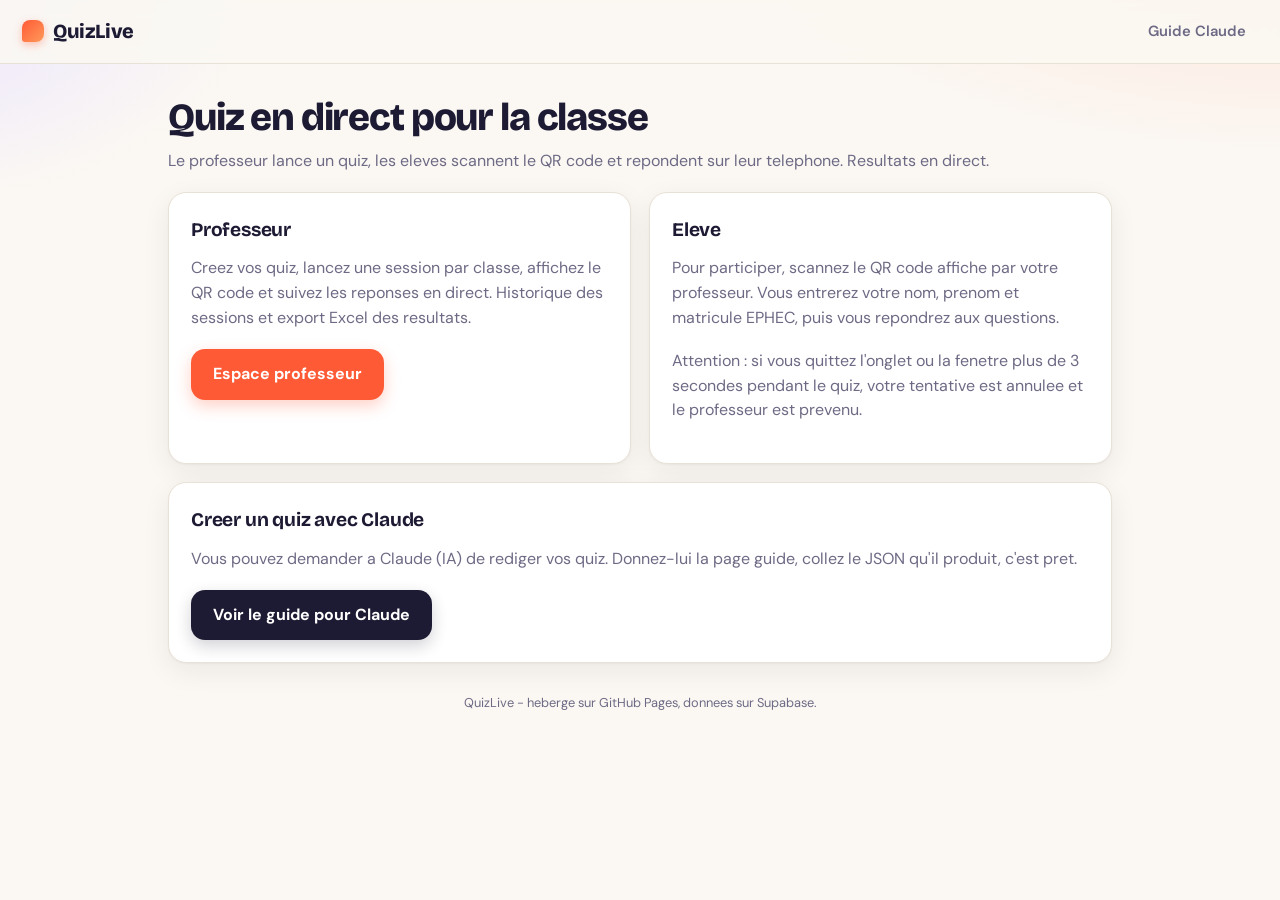
<file: index.html>
<!DOCTYPE html>
<html lang="fr">
<head>
<meta charset="UTF-8">
<meta name="viewport" content="width=device-width, initial-scale=1.0">
<title>QuizLive - Quiz en classe</title>
<link rel="preconnect" href="https://fonts.googleapis.com"><link rel="preconnect" href="https://fonts.gstatic.com" crossorigin><link href="https://fonts.googleapis.com/css2?family=Bricolage+Grotesque:opsz,wght@12..96,700;12..96,800&family=DM+Sans:wght@400;500;600;700&display=swap" rel="stylesheet">
<meta name="theme-color" content="#fbf8f3">
<link rel="stylesheet" href="style.css">
</head>
<body>
<header class="topbar">
  <span class="brand">QuizLive</span>
  <a href="guide.html">Guide Claude</a>
</header>
<main>
  <h1>Quiz en direct pour la classe</h1>
  <p class="sub">Le professeur lance un quiz, les eleves scannent le QR code et repondent sur leur telephone. Resultats en direct.</p>

  <div class="grid two">
    <div class="card">
      <h2>Professeur</h2>
      <p class="sub">Creez vos quiz, lancez une session par classe, affichez le QR code et suivez les reponses en direct. Historique des sessions et export Excel des resultats.</p>
      <a class="btn" href="teacher.html">Espace professeur</a>
    </div>
    <div class="card">
      <h2>Eleve</h2>
      <p class="sub">Pour participer, scannez le QR code affiche par votre professeur. Vous entrerez votre nom, prenom et matricule EPHEC, puis vous repondrez aux questions.</p>
      <p class="sub">Attention : si vous quittez l'onglet ou la fenetre plus de 3 secondes pendant le quiz, votre tentative est annulee et le professeur est prevenu.</p>
    </div>
  </div>

  <div class="card">
    <h2>Creer un quiz avec Claude</h2>
    <p class="sub">Vous pouvez demander a Claude (IA) de rediger vos quiz. Donnez-lui la page guide, collez le JSON qu'il produit, c'est pret.</p>
    <a class="btn secondary" href="guide.html">Voir le guide pour Claude</a>
  </div>

  <p class="footer-note">QuizLive - heberge sur GitHub Pages, donnees sur Supabase.</p>
</main>
</body>
</html>
</file>
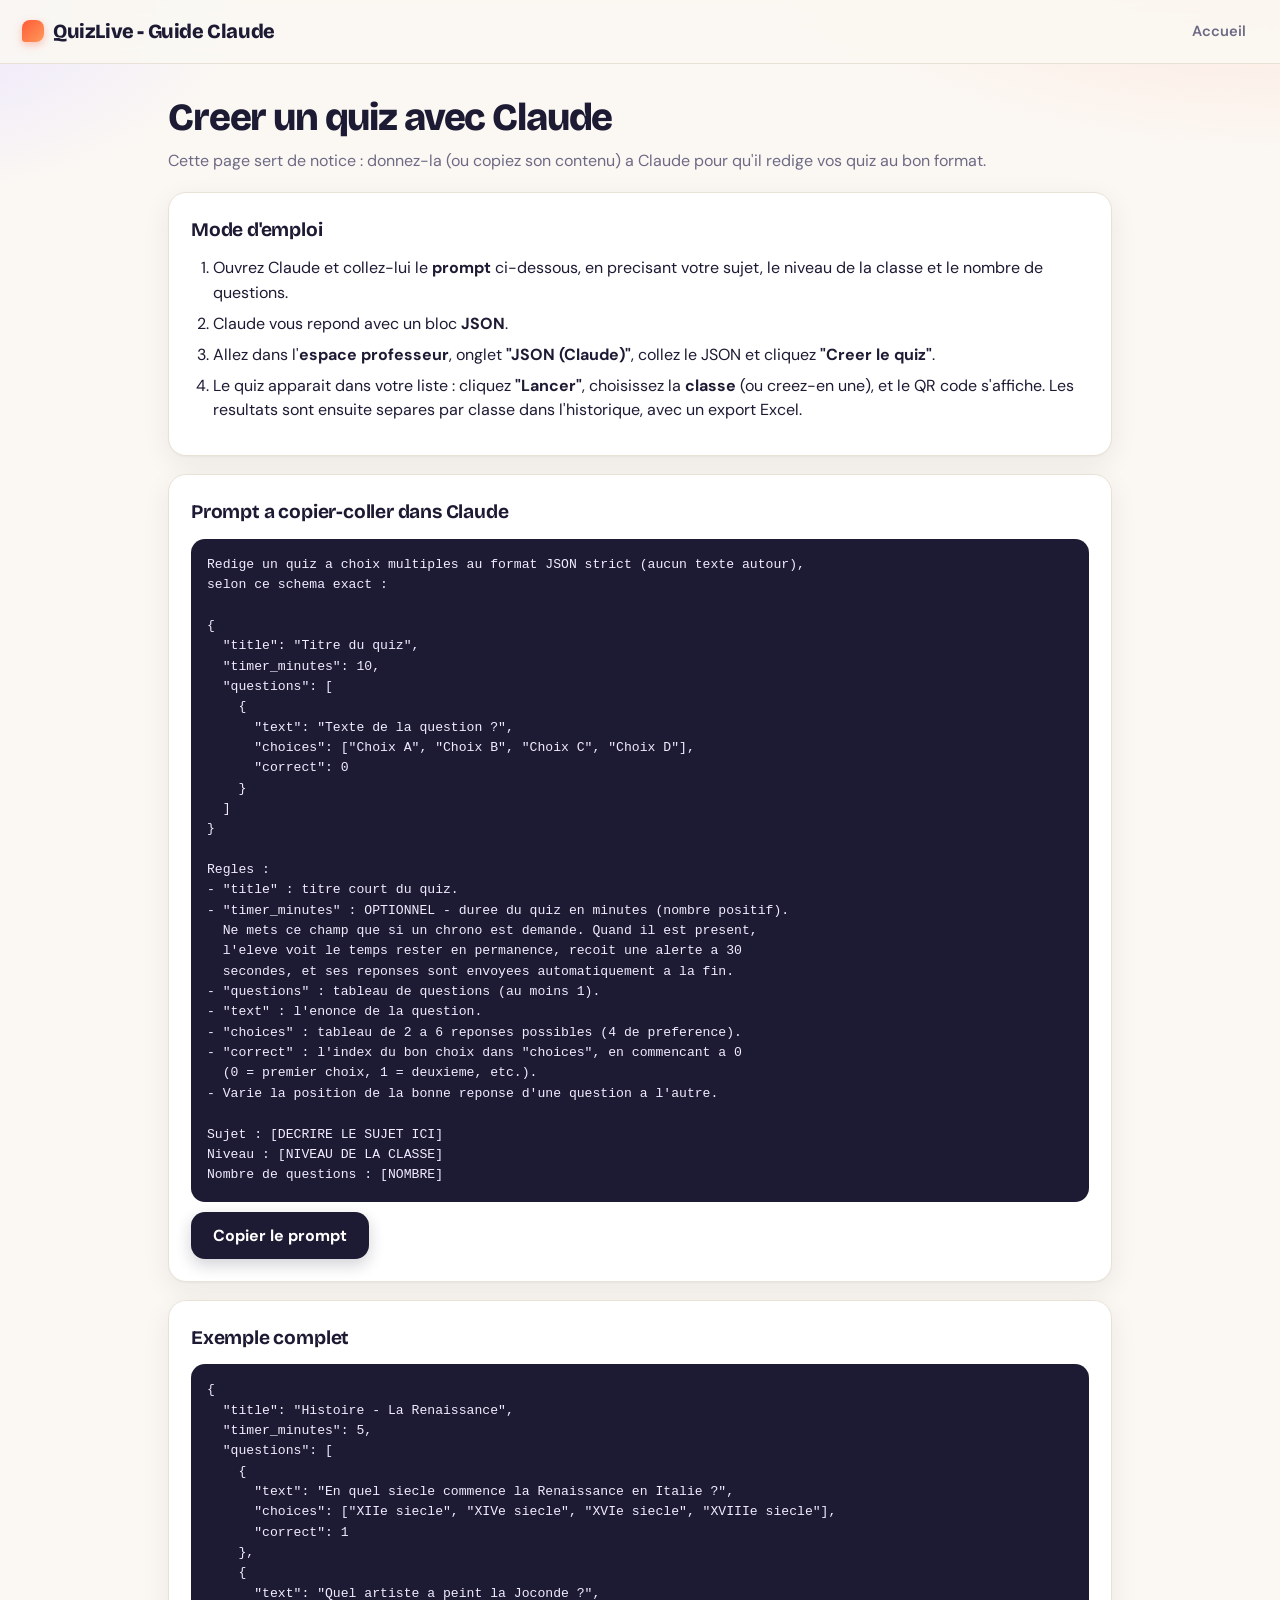
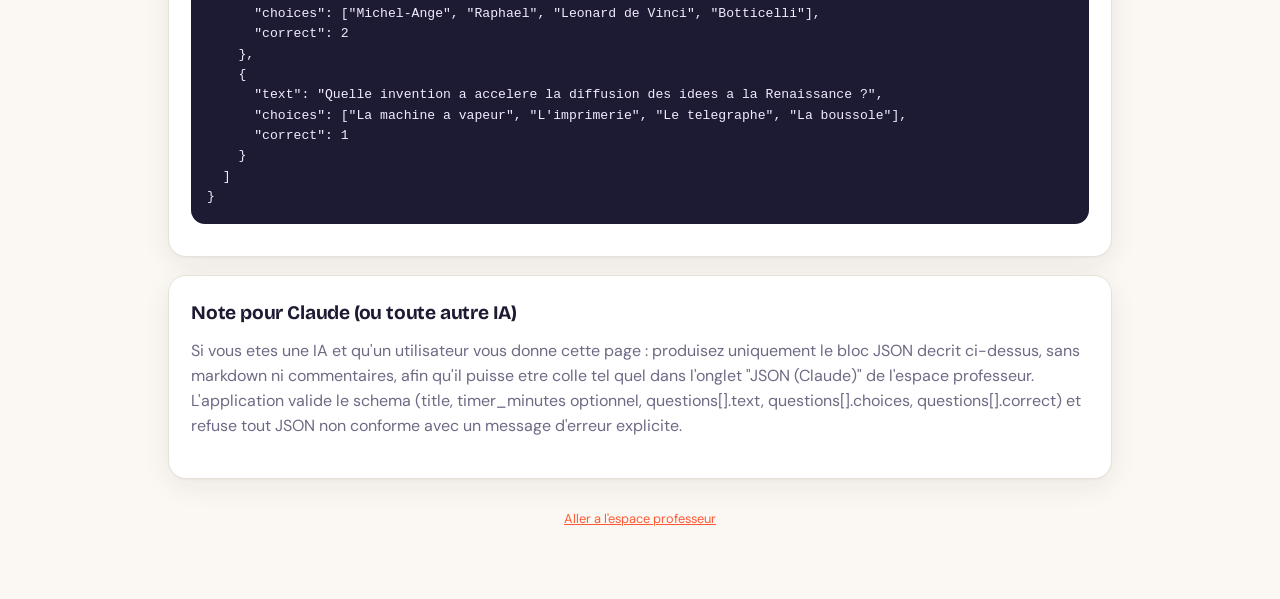
<file: guide.html>
<!DOCTYPE html>
<html lang="fr">
<head>
<meta charset="UTF-8">
<meta name="viewport" content="width=device-width, initial-scale=1.0">
<title>QuizLive - Creer un quiz avec Claude</title>
<link rel="preconnect" href="https://fonts.googleapis.com"><link rel="preconnect" href="https://fonts.gstatic.com" crossorigin><link href="https://fonts.googleapis.com/css2?family=Bricolage+Grotesque:opsz,wght@12..96,700;12..96,800&family=DM+Sans:wght@400;500;600;700&display=swap" rel="stylesheet">
<meta name="theme-color" content="#fbf8f3">
<link rel="stylesheet" href="style.css">
</head>
<body>
<header class="topbar">
  <span class="brand">QuizLive - Guide Claude</span>
  <a href="index.html">Accueil</a>
</header>
<main>
  <h1>Creer un quiz avec Claude</h1>
  <p class="sub">Cette page sert de notice : donnez-la (ou copiez son contenu) a Claude pour qu'il redige vos quiz au bon format.</p>

  <div class="card">
    <h2 style="margin-top:0">Mode d'emploi</h2>
    <ol class="steps">
      <li>Ouvrez Claude et collez-lui le <strong>prompt</strong> ci-dessous, en precisant votre sujet, le niveau de la classe et le nombre de questions.</li>
      <li>Claude vous repond avec un bloc <strong>JSON</strong>.</li>
      <li>Allez dans l'<strong>espace professeur</strong>, onglet <strong>"JSON (Claude)"</strong>, collez le JSON et cliquez <strong>"Creer le quiz"</strong>.</li>
      <li>Le quiz apparait dans votre liste : cliquez <strong>"Lancer"</strong>, choisissez la <strong>classe</strong> (ou creez-en une), et le QR code s'affiche. Les resultats sont ensuite separes par classe dans l'historique, avec un export Excel.</li>
    </ol>
  </div>

  <div class="card">
    <h2 style="margin-top:0">Prompt a copier-coller dans Claude</h2>
    <pre id="prompt">Redige un quiz a choix multiples au format JSON strict (aucun texte autour),
selon ce schema exact :

{
  "title": "Titre du quiz",
  "timer_minutes": 10,
  "questions": [
    {
      "text": "Texte de la question ?",
      "choices": ["Choix A", "Choix B", "Choix C", "Choix D"],
      "correct": 0
    }
  ]
}

Regles :
- "title" : titre court du quiz.
- "timer_minutes" : OPTIONNEL - duree du quiz en minutes (nombre positif).
  Ne mets ce champ que si un chrono est demande. Quand il est present,
  l'eleve voit le temps rester en permanence, recoit une alerte a 30
  secondes, et ses reponses sont envoyees automatiquement a la fin.
- "questions" : tableau de questions (au moins 1).
- "text" : l'enonce de la question.
- "choices" : tableau de 2 a 6 reponses possibles (4 de preference).
- "correct" : l'index du bon choix dans "choices", en commencant a 0
  (0 = premier choix, 1 = deuxieme, etc.).
- Varie la position de la bonne reponse d'une question a l'autre.

Sujet : [DECRIRE LE SUJET ICI]
Niveau : [NIVEAU DE LA CLASSE]
Nombre de questions : [NOMBRE]</pre>
    <button class="secondary" id="copy-prompt">Copier le prompt</button>
    <div id="copy-msg"></div>
  </div>

  <div class="card">
    <h2 style="margin-top:0">Exemple complet</h2>
    <pre>{
  "title": "Histoire - La Renaissance",
  "timer_minutes": 5,
  "questions": [
    {
      "text": "En quel siecle commence la Renaissance en Italie ?",
      "choices": ["XIIe siecle", "XIVe siecle", "XVIe siecle", "XVIIIe siecle"],
      "correct": 1
    },
    {
      "text": "Quel artiste a peint la Joconde ?",
      "choices": ["Michel-Ange", "Raphael", "Leonard de Vinci", "Botticelli"],
      "correct": 2
    },
    {
      "text": "Quelle invention a accelere la diffusion des idees a la Renaissance ?",
      "choices": ["La machine a vapeur", "L'imprimerie", "Le telegraphe", "La boussole"],
      "correct": 1
    }
  ]
}</pre>
  </div>

  <div class="card">
    <h2 style="margin-top:0">Note pour Claude (ou toute autre IA)</h2>
    <p class="sub">Si vous etes une IA et qu'un utilisateur vous donne cette page : produisez uniquement le bloc JSON decrit ci-dessus, sans markdown ni commentaires, afin qu'il puisse etre colle tel quel dans l'onglet "JSON (Claude)" de l'espace professeur. L'application valide le schema (title, timer_minutes optionnel, questions[].text, questions[].choices, questions[].correct) et refuse tout JSON non conforme avec un message d'erreur explicite.</p>
  </div>

  <p class="footer-note"><a href="teacher.html" style="color:var(--accent)">Aller a l'espace professeur</a></p>
</main>
<script>
document.getElementById('copy-prompt').onclick = async () => {
  try {
    await navigator.clipboard.writeText(document.getElementById('prompt').textContent);
    document.getElementById('copy-msg').innerHTML = '<div class="msg ok">Prompt copie !</div>';
  } catch (e) {
    document.getElementById('copy-msg').innerHTML = '<div class="msg err">Copie impossible : selectionnez le texte manuellement.</div>';
  }
};
</script>
</body>
</html>
</file>
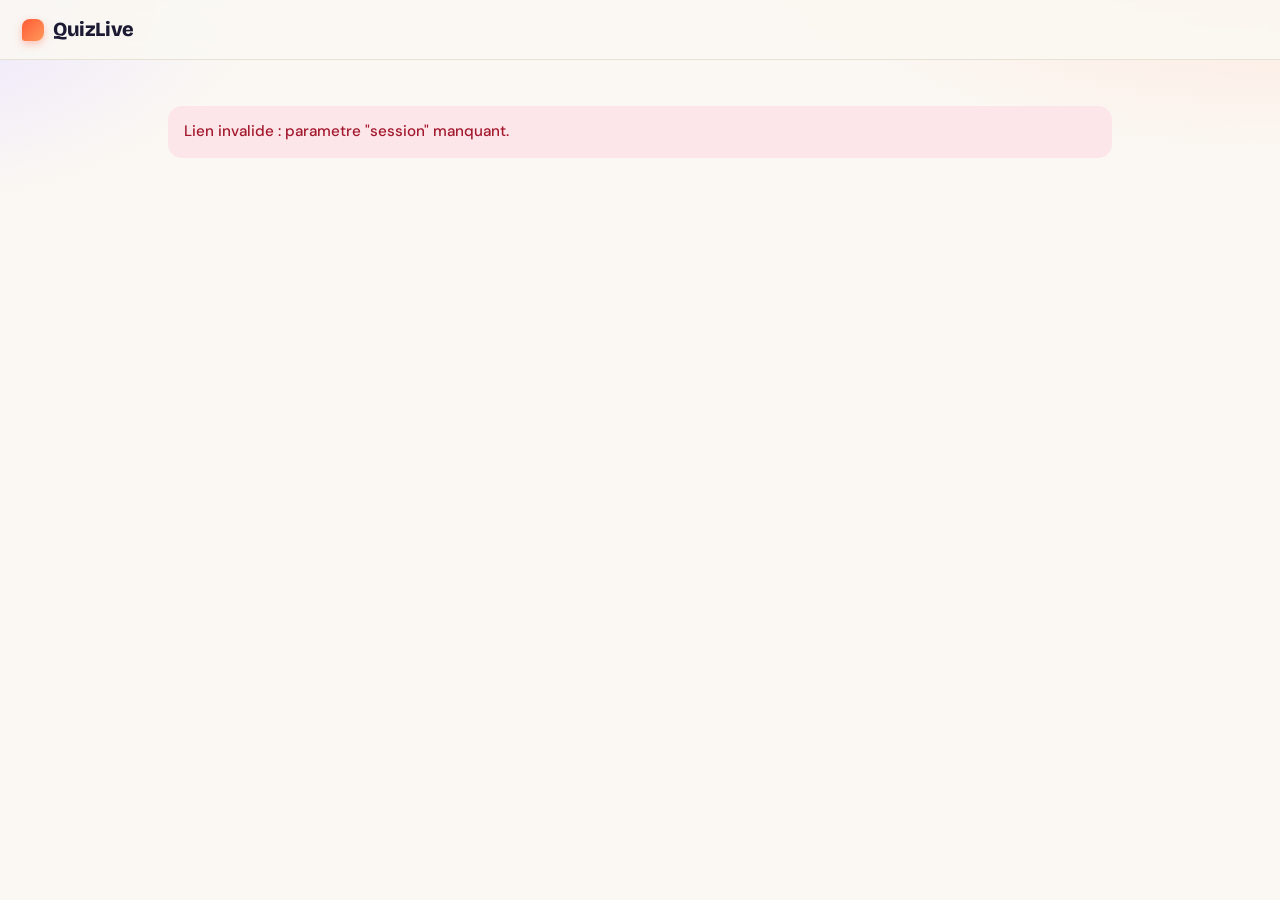
<file: play.html>
<!DOCTYPE html>
<html lang="fr">
<head>
<meta charset="UTF-8">
<meta name="viewport" content="width=device-width, initial-scale=1.0">
<title>QuizLive - Repondre au quiz</title>
<link rel="preconnect" href="https://fonts.googleapis.com"><link rel="preconnect" href="https://fonts.gstatic.com" crossorigin><link href="https://fonts.googleapis.com/css2?family=Bricolage+Grotesque:opsz,wght@12..96,700;12..96,800&family=DM+Sans:wght@400;500;600;700&display=swap" rel="stylesheet">
<meta name="theme-color" content="#fbf8f3">
<link rel="stylesheet" href="style.css?v=final-review-1">
<script src="config.js?v=2"></script>
</head>
<body>
<header class="topbar">
  <span class="brand">QuizLive</span>
</header>
<main>
  <div id="loading"><p class="sub">Chargement...</p></div>

  <!-- Identification -->
  <div id="join" class="hidden">
    <h1 id="join-title"></h1>
    <p class="sub">Entrez vos informations pour commencer. Ne quittez pas l'onglet pendant le quiz : au-dela de 3 secondes ailleurs, votre tentative est annulee et vous ne pourrez pas recommencer.</p>
    <div class="card">
      <label for="nom">Nom</label>
      <input type="text" id="nom" autocomplete="family-name">
      <label for="prenom">Prenom</label>
      <input type="text" id="prenom" autocomplete="given-name">
      <label for="matricule">Matricule EPHEC</label>
      <input type="text" id="matricule" autocomplete="off">
      <div id="join-msg"></div>
      <br>
      <button id="start-btn" style="width:100%">Commencer le quiz</button>
    </div>
  </div>

  <!-- Quiz -->
  <div id="quiz" class="hidden">
    <div id="timer" class="quiz-timer hidden">--:--</div>
    <div id="timer-alert" class="timer-alert hidden">Plus que 30 secondes !</div>
    <div id="resume-note" class="msg info hidden">Reprise de votre tentative en cours : vos choix sont conserves et restent modifiables avant la validation finale.</div>
    <p class="progress-line" id="progress"></p>
    <div class="card">
      <h1 id="qtext"></h1>
      <div id="choices" role="group" aria-label="Choix de réponse"></div>
      <div class="quiz-nav">
        <button id="prev-btn" class="secondary">Précédente</button>
        <button id="next-btn">Suivante</button>
      </div>
      <nav id="question-nav" class="question-nav" aria-label="Aller à une question"></nav>
      <p id="draft-note" class="sub" role="status">Vos choix restent modifiables jusqu'à la validation finale.</p>
      <div id="submit-zone" class="hidden">
        <p id="submit-summary" class="sub"></p>
        <button id="submit-btn" style="width:100%">Valider le questionnaire</button>
        <div id="submit-confirm" class="msg info hidden">
          <p id="confirm-summary"></p>
          <p>Après l'envoi, vous ne pourrez plus modifier vos réponses.</p>
          <div class="quiz-nav"><button id="confirm-send">Confirmer l'envoi</button><button id="keep-editing" class="secondary">Revoir mes choix</button></div>
        </div>
      </div>
      <div id="submit-error" class="msg err hidden" role="alert"></div>
      <button id="retry-send" class="hidden">Réessayer l'envoi</button>
    </div>
    <p class="sub" style="font-size:.85rem">Restez sur cette page. Quitter l'onglet ou la fenetre plus de 3 secondes annule votre tentative.</p>
  </div>

  <!-- Fin -->
  <div id="end" class="hidden center">
    <div class="card">
      <h1 id="end-title">Merci !</h1>
      <p class="sub" id="end-sub">Votre questionnaire a été envoyé. Vos réponses ne sont plus modifiables.</p>
    </div>
    <a class="arena-ad" href="https://arena.eraz.ovh" target="_blank" rel="noopener noreferrer" aria-label="Découvrir Arena 360, les résultats de foot et de cyclisme">
      <div class="arena-ad__main">
        <img class="arena-ad__logo" src="arena-mark.svg" alt="Logo Arena 360">
        <div class="arena-ad__copy">
          <span class="arena-ad__eyebrow">À découvrir</span>
          <span class="arena-ad__name">Arena 360</span>
          <span class="arena-ad__slogan">Du foot au vélo, tous les résultats en direct.</span>
        </div>
      </div>
      <span class="arena-ad__cta">Découvrir <span aria-hidden="true">↗</span></span>
    </a>
  </div>

  <!-- Annule -->
  <div id="cancelled" class="hidden center">
    <div class="alert-card">
      <h1 style="color:inherit">Tentative annulee</h1>
      <p id="cancel-reason"></p>
      <p class="sub" style="color:#b4384b">Votre professeur a recu une alerte avec votre identite.</p>
    </div>
  </div>
</main>

<script>
const sessionId = new URLSearchParams(location.search).get('session');

let session = null, questions = [], shuffled = [], current = 0;
let attemptId = null, identity = null, finished = false, cancelledFlag = false;
let quizTimerSec = null, deadline = null, timerInt = null, warned30 = false;
let choicesByQuestion = {}, submitting = false, locked = false;
const draftKey = () => 'ql-draft-v2-' + attemptId;
function saveDraft() {
  try { localStorage.setItem(draftKey(), JSON.stringify({ choices: choicesByQuestion, current, locked })); }
  catch (e) { document.getElementById('draft-note').textContent = "Sauvegarde locale indisponible : ne rechargez pas avant l'envoi."; }
}
function restoreDraft() {
  try {
    const draft = JSON.parse(localStorage.getItem(draftKey()) || 'null');
    if (draft) {
      questions.forEach(q => { const n = draft.choices[q.id]; if (Number.isInteger(n) && n >= 0 && n < q.choices.length) choicesByQuestion[q.id] = n; });
      current = Math.max(0, Math.min(shuffled.length - 1, draft.current || 0));
      locked = !!draft.locked;
    }
  } catch (e) { /* Un brouillon illisible ne bloque pas la reprise. */ }
}

// Le matricule est l'identifiant unique de l'eleve : on normalise pour comparer
// (espaces en trop et majuscules/minuscules ignores).
const normMatricule = m => (m || '').trim().replace(/\s+/g, ' ').toUpperCase();

function show(id) {
  ['loading', 'join', 'quiz', 'end', 'cancelled'].forEach(s => document.getElementById(s).classList.toggle('hidden', s !== id));
}

async function boot() {
  if (!sessionId) { document.getElementById('loading').innerHTML = '<div class="msg err">Lien invalide : parametre "session" manquant.</div>'; return; }
  let info = null;
  try { info = await rpc('s_session', { p_session: sessionId }); }
  catch (e) { document.getElementById('loading').innerHTML = '<div class="msg err">Erreur de chargement. Rechargez la page.</div>'; return; }
  if (!info) { document.getElementById('loading').innerHTML = '<div class="msg err">Session introuvable. Verifiez le QR code.</div>'; return; }
  if (!info.open) { document.getElementById('loading').innerHTML = '<div class="msg info">Cette session est terminee.</div>'; return; }
  session = { id: sessionId };
  quizTimerSec = info.timer_seconds ? info.timer_seconds : null;
  questions = info.questions || [];
  if (!questions.length) { document.getElementById('loading').innerHTML = '<div class="msg err">Ce quiz ne contient aucune question.</div>'; return; }
  document.getElementById('join-title').textContent = info.title || 'Quiz';
  show('join');
}

function shuffle(arr) {
  for (let i = arr.length - 1; i > 0; i--) {
    const j = Math.floor(Math.random() * (i + 1));
    [arr[i], arr[j]] = [arr[j], arr[i]];
  }
  return arr;
}

// Un ordre pseudo-aleatoire stable par tentative et par question : un eleve
// qui recharge la page retrouve les memes choix, et chaque reponse reste liee
// a l'index d'origine stocke dans la question.
function seededShuffle(arr, seedText) {
  let seed = 2166136261;
  for (let i = 0; i < seedText.length; i++) {
    seed ^= seedText.charCodeAt(i);
    seed = Math.imul(seed, 16777619);
  }
  let state = seed >>> 0;
  const random = () => {
    state += 0x6D2B79F5;
    let t = state;
    t = Math.imul(t ^ (t >>> 15), t | 1);
    t ^= t + Math.imul(t ^ (t >>> 7), t | 61);
    return ((t ^ (t >>> 14)) >>> 0) / 4294967296;
  };
  const result = arr.slice();
  for (let i = result.length - 1; i > 0; i--) {
    const j = Math.floor(random() * (i + 1));
    [result[i], result[j]] = [result[j], result[i]];
  }
  return result;
}

function shuffledChoices(q) {
  return seededShuffle(q.choices.map((text, originalIndex) => ({ text, originalIndex })), attemptId + ':' + q.id);
}

document.getElementById('start-btn').onclick = async () => {
  const msgBox = document.getElementById('join-msg');
  const nom = document.getElementById('nom').value.trim();
  const prenom = document.getElementById('prenom').value.trim();
  const matricule = document.getElementById('matricule').value.trim();
  if (!nom || !prenom || !matricule) {
    msgBox.innerHTML = '<div class="msg err">Remplissez les trois champs.</div>';
    return;
  }
  document.getElementById('start-btn').disabled = true;

  // Un matricule = une seule tentative par session (verifie cote serveur).
  const fail = (text) => {
    msgBox.innerHTML = '<div class="msg err"></div>';
    msgBox.firstChild.textContent = text;
    document.getElementById('start-btn').disabled = false;
  };
  let res;
  try { res = await rpc('s_start', { p_session: sessionId, p_nom: nom, p_prenom: prenom, p_matricule: matricule }); }
  catch (e) { fail('Erreur : ' + e.message); return; }

  if (res.status === 'invalid') { fail('Remplissez les trois champs.'); return; }
  if (res.status === 'closed') { fail('Cette session est terminee.'); return; }
  if (res.status === 'done') { fail('Ce matricule a deja participe a ce quiz. Il est impossible de recommencer.'); return; }
  if (res.status === 'cancelled') { fail("Ce matricule a ete bloque par l'anti-triche. Il est impossible de recommencer ce quiz."); return; }

  identity = { nom: res.attempt.nom, prenom: res.attempt.prenom, matricule: res.attempt.matricule };
  attemptId = res.attempt.id;
  // Ordre stable au rechargement et different pour chaque tentative.
  shuffled = seededShuffle(questions, attemptId + ':questions');
  current = 0;
  if (res.status === 'resume') {
    (res.responses || []).forEach(r => choicesByQuestion[r.question_id] = r.choice_index);
    restoreDraft();
    document.getElementById('resume-note').classList.remove('hidden');
    show('quiz');
    renderQuestion();
    armAntiCheat();
    if (locked) { finish(); return; }
    startTimer(res.attempt.started_at);
    return;
  }
  show('quiz');
  renderQuestion();
  armAntiCheat();
  saveDraft();
  startTimer(res.attempt.started_at);
};

function renderQuestion() {
  const q = shuffled[current];
  document.getElementById('progress').textContent = 'Question ' + (current + 1) + ' / ' + shuffled.length;
  document.getElementById('qtext').textContent = q.text;
  const box = document.getElementById('choices');
  box.innerHTML = '';
  shuffledChoices(q).forEach(choice => {
    const b = document.createElement('button');
    const picked = choicesByQuestion[q.id] === choice.originalIndex;
    b.className = 'choice-btn' + (picked ? ' picked' : '');
    b.textContent = choice.text;
    b.setAttribute('aria-pressed', String(picked));
    b.disabled = locked;
    b.onclick = () => {
      if (cancelledFlag || finished || locked) return;
      choicesByQuestion[q.id] = choice.originalIndex;
      saveDraft();
      renderQuestion();
    };
    box.appendChild(b);
  });
  document.getElementById('prev-btn').disabled = current === 0 || locked;
  document.getElementById('next-btn').disabled = current === shuffled.length - 1 || locked;
  const nav = document.getElementById('question-nav');
  nav.innerHTML = '';
  shuffled.forEach((question, i) => {
    const btn = document.createElement('button');
    const answered = Number.isInteger(choicesByQuestion[question.id]);
    btn.textContent = String(i + 1);
    btn.className = 'question-jump' + (answered ? ' answered' : '') + (i === current ? ' current' : '');
    btn.setAttribute('aria-label', 'Question ' + (i + 1) + (answered ? ', réponse choisie' : ', sans réponse'));
    if (i === current) btn.setAttribute('aria-current', 'step');
    btn.disabled = locked;
    btn.onclick = () => goTo(i);
    nav.appendChild(btn);
  });
  const count = questions.filter(q => Number.isInteger(choicesByQuestion[q.id])).length;
  document.getElementById('submit-summary').textContent = count + ' / ' + questions.length + ' réponses choisies. Vous pouvez encore tout revoir.';
  document.getElementById('submit-zone').classList.toggle('hidden', current !== shuffled.length - 1 || locked);
}
function goTo(index) {
  if (locked || finished || cancelledFlag) return;
  current = index;
  document.getElementById('submit-confirm').classList.add('hidden');
  document.getElementById('submit-btn').classList.remove('hidden');
  saveDraft();
  renderQuestion();
}
document.getElementById('prev-btn').onclick = () => goTo(current - 1);
document.getElementById('next-btn').onclick = () => goTo(current + 1);
document.getElementById('submit-btn').onclick = () => {
  const missing = questions.filter(q => !Number.isInteger(choicesByQuestion[q.id])).length;
  document.getElementById('confirm-summary').textContent = missing
    ? missing + ' question(s) sans réponse, comptée(s) comme incorrecte(s). Envoyer quand même ?'
    : 'Toutes les questions ont une réponse. Envoyer votre questionnaire ?';
  document.getElementById('submit-confirm').classList.remove('hidden');
  document.getElementById('submit-btn').classList.add('hidden');
};
document.getElementById('keep-editing').onclick = () => goTo(current);
document.getElementById('confirm-send').onclick = () => finish();
document.getElementById('retry-send').onclick = () => finish(deadline && Date.now() >= deadline);

async function finish(timeUp) {
  if (finished || cancelledFlag || submitting) return;
  // Verrouiller le meme instantane pour tous les essais reseau. Le detail des
  // resultats reste reserve au professeur, sans correction cote eleve.
  locked = true;
  submitting = true;
  saveDraft();
  if (timerInt) { clearInterval(timerInt); timerInt = null; }
  renderQuestion();
  document.getElementById('submit-error').classList.add('hidden');
  document.getElementById('retry-send').classList.add('hidden');
  document.getElementById('draft-note').textContent = 'Envoi du questionnaire en cours...';
  try {
    const res = await rpc('s_submit', { p_attempt: attemptId, p_answers: choicesByQuestion });
    if (res.status === 'cancelled') {
      cancelledFlag = true;
      document.getElementById('cancel-reason').textContent = "Cette tentative a été annulée par l'anti-triche.";
      show('cancelled');
      return;
    }
    if (res.status !== 'done') throw new Error('Validation non confirmée.');
    // Reponses effectivement stockees cote serveur (le score n'est jamais calcule ni affiche ici).
    // Relire les reponses effectivement stockees, y compris apres une perte de
    // connexion survenue juste apres la validation serveur.
    choicesByQuestion = {};
    (res.responses || []).forEach(r => choicesByQuestion[r.question_id] = r.choice_index);
    finished = true;
    document.getElementById('timer').classList.add('hidden');
    document.getElementById('timer-alert').classList.add('hidden');
    document.getElementById('end-title').textContent = 'Merci !';
    document.getElementById('end-sub').textContent = 'Votre questionnaire a été envoyé. Vos réponses ne sont plus modifiables.';
    try { localStorage.removeItem(draftKey()); } catch (e) { /* Sans effet sur l'envoi. */ }
    show('end');
    window.scrollTo(0, 0);
  } catch (e) {
    document.getElementById('draft-note').textContent = 'Vos choix sont verrouillés et conservés pour réessayer.';
    document.getElementById('submit-error').textContent = "L'envoi n'a pas pu être confirmé. Vérifiez votre connexion et réessayez. Ne fermez pas cette page.";
    document.getElementById('submit-error').classList.remove('hidden');
    document.getElementById('retry-send').classList.remove('hidden');
  } finally { submitting = false; }
}

// ---------- Chrono ----------
// Choix : le chrono (en minutes a la creation du quiz) demarre quand l'eleve
// clique "Commencer" (started_at de sa tentative, horodatage serveur). En cas
// de reprise apres rechargement, il repart du started_at d'origine : le temps
// continue de couler pendant le rechargement.
function startTimer(startedAt) {
  if (!quizTimerSec || !startedAt) return;
  deadline = new Date(startedAt).getTime() + quizTimerSec * 1000;
  const el = document.getElementById('timer');
  el.classList.remove('hidden');
  const tick = () => {
    if (finished || cancelledFlag) { if (timerInt) { clearInterval(timerInt); timerInt = null; } return; }
    const left = deadline - Date.now();
    if (left <= 0) {
      el.textContent = '0:00';
      clearInterval(timerInt); timerInt = null;
      finish(true);
      return;
    }
    const s = Math.ceil(left / 1000);
    el.textContent = Math.floor(s / 60) + ':' + String(s % 60).padStart(2, '0');
    if (left <= 30000) {
      el.classList.add('warn');
      if (!warned30) {
        warned30 = true;
        const a = document.getElementById('timer-alert');
        a.classList.remove('hidden');
        setTimeout(() => a.classList.add('hidden'), 6000);
      }
    }
  };
  tick();
  if (!locked && !finished && !cancelledFlag) timerInt = setInterval(tick, 500);
}

// ---------- Anti-triche ----------
let awayStart = null;

function armAntiCheat() {
  document.addEventListener('visibilitychange', () => {
    if (document.hidden) awayStart = awayStart || Date.now();
    else checkAway();
  });
  window.addEventListener('blur', () => { awayStart = awayStart || Date.now(); });
  window.addEventListener('focus', checkAway);
}

async function checkAway() {
  if (!awayStart) return;
  const awayMs = Date.now() - awayStart;
  awayStart = null;
  if (finished || cancelledFlag || locked) return;
  if (awayMs > CONFIG.AWAY_LIMIT_MS) {
    cancelledFlag = true;
    if (timerInt) { clearInterval(timerInt); timerInt = null; }
    document.getElementById('timer').classList.add('hidden');
    document.getElementById('timer-alert').classList.add('hidden');
    const reason = 'A quitte l\'onglet ou la fenetre pendant ' + Math.round(awayMs / 1000) + ' s (limite : 3 s).';
    try { await rpc('s_cancel', { p_attempt: attemptId, p_reason: reason }); } catch (e) { /* l'ecran d'annulation s'affiche quand meme */ }
    document.getElementById('cancel-reason').textContent = reason;
    show('cancelled');
  }
}

boot();
</script>
</body>
</html>
</file>
<file: style.css>
:root {
  --bg: #fbf8f3;
  --bg2: #f3ede3;
  --card: #ffffff;
  --card2: #fdfbf8;
  --ink: #1d1a33;
  --text: #1d1a33;
  --muted: #6e6a85;
  --line: #e8e1d5;
  --accent: #ff5a36;
  --accent2: #ec4421;
  --accent-soft: #ffece6;
  --violet: #5b3df5;
  --green: #12a36b;
  --green-soft: #dcf5ea;
  --red: #e5384f;
  --red-soft: #fde6e9;
  --orange: #f59e0b;
  --radius: 18px;
  --shadow: 0 1px 2px rgba(29,26,51,.04), 0 8px 28px rgba(29,26,51,.07);
  --font: "DM Sans", system-ui, -apple-system, "Segoe UI", Roboto, Arial, sans-serif;
  --display: "Bricolage Grotesque", "DM Sans", system-ui, -apple-system, "Segoe UI", sans-serif;
}
* { box-sizing: border-box; margin: 0; padding: 0; }
html { -webkit-text-size-adjust: 100%; }
body {
  font-family: var(--font);
  background:
    radial-gradient(900px 420px at 100% -10%, #ffe3d9 0%, transparent 60%),
    radial-gradient(700px 380px at -10% 0%, #e9e3ff 0%, transparent 55%),
    var(--bg);
  background-attachment: fixed;
  color: var(--ink);
  min-height: 100vh;
  line-height: 1.55;
  -webkit-font-smoothing: antialiased;
}
header.topbar {
  padding: 14px 22px;
  display: flex;
  align-items: center;
  justify-content: space-between;
  background: rgba(251,248,243,.85);
  backdrop-filter: blur(10px);
  -webkit-backdrop-filter: blur(10px);
  border-bottom: 1px solid var(--line);
  position: sticky;
  top: 0;
  z-index: 10;
}
header.topbar .brand {
  font-family: var(--display);
  font-weight: 800;
  font-size: 1.25rem;
  letter-spacing: -.02em;
  color: var(--ink);
  display: inline-flex;
  align-items: center;
  gap: 9px;
}
header.topbar .brand::before {
  content: "";
  width: 22px; height: 22px;
  border-radius: 8px 8px 8px 3px;
  background: linear-gradient(135deg, var(--accent), #ff9a5a);
  box-shadow: 0 3px 8px rgba(255,90,54,.35);
}
header.topbar a {
  color: var(--muted);
  text-decoration: none;
  font-size: .92rem;
  font-weight: 600;
  padding: 6px 12px;
  border-radius: 999px;
  transition: background .2s, color .2s;
}
header.topbar a:hover { color: var(--ink); background: var(--bg2); }
main { max-width: 980px; margin: 0 auto; padding: 32px 18px 70px; }
h1 {
  font-family: var(--display);
  font-size: clamp(1.7rem, 5vw, 2.4rem);
  line-height: 1.12;
  letter-spacing: -.03em;
  font-weight: 800;
  margin-bottom: 10px;
}
h2 {
  font-family: var(--display);
  font-size: 1.2rem;
  letter-spacing: -.01em;
  font-weight: 700;
  margin: 28px 0 12px;
  color: var(--ink);
}
p.sub { color: var(--muted); margin-bottom: 18px; }
a { color: var(--violet); }
.card {
  background: var(--card);
  border: 1px solid var(--line);
  border-radius: var(--radius);
  padding: 22px;
  margin-bottom: 18px;
  box-shadow: var(--shadow);
  animation: rise .4s ease both;
}
.grid { display: grid; gap: 18px; }
@media (min-width: 700px) { .grid.two { grid-template-columns: 1fr 1fr; } }
label { display: block; font-size: .85rem; font-weight: 600; color: var(--ink); margin: 14px 0 6px; }
input[type=text], input[type=password], input[type=number], textarea, select {
  width: 100%;
  padding: 14px 16px;
  border-radius: 14px;
  border: 2px solid var(--line);
  background: var(--card2);
  color: var(--ink);
  font-size: 1rem;
  font-family: inherit;
  transition: border-color .2s, box-shadow .2s, background .2s;
}
input:focus, textarea:focus, select:focus {
  outline: none;
  border-color: var(--accent);
  background: #fff;
  box-shadow: 0 0 0 4px var(--accent-soft);
}
textarea { min-height: 160px; font-family: ui-monospace, Menlo, Consolas, monospace; font-size: .85rem; }
button, .btn {
  display: inline-block;
  padding: 13px 22px;
  border: none;
  border-radius: 14px;
  background: var(--accent);
  color: #fff;
  font-family: inherit;
  font-size: 1rem;
  font-weight: 700;
  cursor: pointer;
  text-decoration: none;
  text-align: center;
  box-shadow: 0 6px 16px rgba(255,90,54,.28);
  transition: transform .15s, box-shadow .2s, background .2s;
}
button:hover, .btn:hover { background: var(--accent2); transform: translateY(-1px); box-shadow: 0 10px 22px rgba(255,90,54,.32); }
button:active, .btn:active { transform: translateY(0) scale(.98); }
button.secondary, .btn.secondary { background: var(--ink); box-shadow: 0 6px 16px rgba(29,26,51,.2); }
button.secondary:hover, .btn.secondary:hover { background: #34305a; }
button.danger { background: var(--red); box-shadow: 0 6px 16px rgba(229,56,79,.25); }
button.danger:hover { background: #c92b41; }
button.small { padding: 8px 14px; font-size: .85rem; border-radius: 11px; }
button:disabled { opacity: .5; cursor: not-allowed; transform: none; }
.msg { padding: 14px 16px; border-radius: 14px; margin: 14px 0; font-size: .95rem; font-weight: 500; }
.msg.ok { background: var(--green-soft); color: #0b6b47; }
.msg.err { background: var(--red-soft); color: #a3182d; }
.msg.info { background: #ebe7ff; color: #3a26a8; }
.hidden { display: none !important; }
table.results { width: 100%; border-collapse: collapse; font-size: 1rem; }
table.results th, table.results td { padding: 12px 12px; text-align: left; border-bottom: 1px solid var(--line); }
table.results tr:last-child td { border-bottom: none; }
table.results th { color: var(--muted); font-size: .75rem; letter-spacing: .06em; text-transform: uppercase; font-weight: 700; }
.badge { display: inline-block; padding: 3px 12px; border-radius: 999px; font-size: .8rem; font-weight: 700; }
.badge.active { background: #ebe7ff; color: var(--violet); }
.badge.done { background: var(--green-soft); color: #0b6b47; }
.badge.cancelled { background: var(--red-soft); color: #a3182d; }
.alert-card {
  background: var(--red-soft);
  border: 2px solid #f6b3bd;
  color: #7d1424;
  border-radius: var(--radius);
  padding: 18px 20px;
  margin-bottom: 12px;
}
.alert-card .who { font-weight: 700; }
.alert-card .when { color: #b4384b; font-size: .8rem; }
.choice-btn {
  display: flex;
  align-items: center;
  gap: 14px;
  width: 100%;
  text-align: left;
  background: var(--card);
  border: 2px solid var(--line);
  color: var(--ink);
  margin: 10px 0;
  padding: 16px 16px;
  border-radius: 16px;
  font-size: 1.05rem;
  font-weight: 600;
  line-height: 1.35;
  box-shadow: 0 2px 0 rgba(29,26,51,.04);
}
#choices { counter-reset: opt; }
.choice-btn::before {
  counter-increment: opt;
  content: counter(opt, upper-alpha);
  flex: 0 0 auto;
  width: 34px; height: 34px;
  border-radius: 11px;
  background: var(--bg2);
  color: var(--muted);
  display: inline-flex; align-items: center; justify-content: center;
  font-family: var(--display);
  font-weight: 800;
  transition: background .2s, color .2s;
}
.choice-btn:hover { border-color: var(--accent); background: #fff; box-shadow: 0 6px 18px rgba(255,90,54,.14); }
.choice-btn:hover::before { background: var(--accent-soft); color: var(--accent); }
.choice-btn.picked { border-color: var(--accent); background: var(--accent-soft); }
.choice-btn.picked::before { background: var(--accent); color: #fff; }
.progress-line {
  color: var(--muted);
  font-size: .85rem;
  font-weight: 700;
  letter-spacing: .06em;
  text-transform: uppercase;
  margin-bottom: 10px;
}
#qr-box { background: #fff; padding: 18px; border-radius: 22px; display: inline-block; border: 1px solid var(--line); box-shadow: var(--shadow); }
#qr-box img, #qr-box canvas, #qr-box svg { display: block; width: min(100%, 360px); height: auto; }
.mono { font-family: ui-monospace, Menlo, Consolas, monospace; font-size: .85rem; word-break: break-all; }
.qblock { border: 1px solid var(--line); border-radius: 16px; padding: 16px; margin-bottom: 14px; background: var(--card2); }
.qblock .qhead { display: flex; justify-content: space-between; align-items: center; margin-bottom: 6px; }
.qblock .qhead strong { color: var(--accent); font-family: var(--display); }
.choices-row { display: flex; align-items: center; gap: 8px; margin: 6px 0; }
.choices-row input[type=text] { flex: 1; }
.quiz-item { display: flex; align-items: center; justify-content: space-between; gap: 10px; flex-wrap: wrap; }
.quiz-item .meta { color: var(--muted); font-size: .85rem; }
.quiz-item .actions { display: flex; gap: 8px; flex-wrap: wrap; }
.big-link { word-break: break-all; color: var(--violet); font-size: .95rem; font-weight: 600; }
code { background: var(--bg2); padding: 2px 7px; border-radius: 7px; font-size: .85em; }
pre { background: #1d1a33; color: #f1ecff; padding: 16px; border-radius: 14px; overflow-x: auto; font-size: .82rem; margin: 10px 0; }
pre code { background: none; padding: 0; }
ol.steps { margin: 10px 0 10px 22px; }
ol.steps li { margin-bottom: 6px; }
.tabs { display: flex; gap: 6px; margin: 16px 0; background: var(--bg2); padding: 5px; border-radius: 16px; width: fit-content; max-width: 100%; }
.tabs button { background: transparent; color: var(--muted); box-shadow: none; padding: 10px 18px; }
.tabs button:hover { background: rgba(255,255,255,.6); transform: none; box-shadow: none; }
.tabs button.on { background: #fff; color: var(--ink); box-shadow: 0 2px 8px rgba(29,26,51,.1); }
.center { text-align: center; }
.footer-note { color: var(--muted); font-size: .8rem; margin-top: 30px; text-align: center; }
@keyframes rise { from { opacity: 0; transform: translateY(8px); } to { opacity: 1; transform: none; } }

/* Chrono du quiz (page eleve) */
.quiz-timer {
  position: fixed;
  top: 9px;
  right: 14px;
  z-index: 50;
  background: var(--ink);
  color: #fff;
  font-family: var(--display);
  font-size: 1.15rem;
  font-weight: 800;
  padding: 7px 16px 7px 14px;
  border-radius: 999px;
  font-variant-numeric: tabular-nums;
  box-shadow: 0 6px 18px rgba(29,26,51,.25);
}
.quiz-timer::before { content: "\23F1\FE0E  "; opacity: .8; font-weight: 400; }
.quiz-timer.warn {
  background: var(--red);
  color: #fff;
  animation: timer-pulse 1s infinite;
}
.timer-alert {
  position: fixed;
  top: 62px;
  right: 14px;
  z-index: 50;
  background: var(--red);
  color: #fff;
  padding: 12px 18px;
  border-radius: 14px;
  font-weight: 700;
  box-shadow: 0 10px 26px rgba(229,56,79,.4);
}
@keyframes timer-pulse {
  0%, 100% { transform: scale(1); }
  50% { transform: scale(1.08); }
}

/* Ecran de projection : texte et QR bien lisibles de loin */
@media (min-width: 1100px) {
  main.wide, body.live-page main { max-width: 1280px; }
  body.live-page #quiz-title { font-size: 3rem; }
  body.live-page table.results { font-size: 1.2rem; }
  body.live-page #qr-box img, body.live-page #qr-box canvas { width: 420px; }
}
@media (max-width: 520px) {
  main { padding: 22px 14px 60px; }
  .card { padding: 18px; }
}

/* Ecrans eleve */
#qtext { font-size: clamp(1.25rem, 4.6vw, 1.6rem) !important; line-height: 1.25; }
#join-title { margin-top: 6px; }
#end .card, #cancelled .alert-card { padding: 34px 22px; }
#end .card::before {
  content: "\2713";
  display: flex; align-items: center; justify-content: center;
  width: 72px; height: 72px; margin: 0 auto 16px;
  border-radius: 50%;
  background: var(--green); color: #fff;
  font-size: 2.2rem; font-weight: 800;
  box-shadow: 0 10px 24px rgba(18,163,107,.35);
  animation: pop .5s cubic-bezier(.2,1.4,.4,1) both;
}
@keyframes pop { from { transform: scale(.3); opacity: 0; } to { transform: scale(1); opacity: 1; } }
#start-btn { padding: 16px; font-size: 1.1rem; margin-top: 6px; }
.choice-btn:disabled { opacity: 1; transform: none; box-shadow: none; }
.choice-btn:disabled:not(.picked) { opacity: .5; }
h1, h2 { text-wrap: balance; }
.card > h2:first-child { margin-top: 0 !important; }


/* Carte Arena : visible uniquement sur l'ecran de fin eleve */
#end .arena-ad {
  display: flex;
  align-items: center;
  justify-content: space-between;
  gap: 18px;
  width: 100%;
  max-width: 560px;
  margin: 4px auto 0;
  padding: 18px;
  border: 1px solid rgba(255,90,54,.24);
  border-radius: 22px;
  background:
    radial-gradient(260px 150px at 100% 0%, rgba(255,154,90,.22), transparent 75%),
    linear-gradient(135deg, #fff 0%, #fff8f3 100%);
  box-shadow: var(--shadow);
  color: var(--ink);
  text-align: left;
  text-decoration: none;
  transition: transform .2s ease, box-shadow .2s ease, border-color .2s ease;
  animation: rise .45s .08s ease both;
}
#end .arena-ad:hover, #end .arena-ad:focus-visible {
  transform: translateY(-2px);
  border-color: rgba(255,90,54,.55);
  box-shadow: 0 12px 32px rgba(29,26,51,.11);
}
.arena-ad__main { display: flex; align-items: center; gap: 14px; min-width: 0; }
.arena-ad__logo {
  display: block;
  flex: 0 0 62px;
  width: 62px;
  height: 62px;
  border-radius: 16px;
  box-shadow: 0 5px 14px rgba(11,13,22,.2);
}
.arena-ad__copy { display: flex; flex-direction: column; align-items: flex-start; min-width: 0; }
.arena-ad__eyebrow {
  margin-bottom: 1px;
  color: var(--accent2);
  font-size: .7rem;
  font-weight: 800;
  letter-spacing: .09em;
  text-transform: uppercase;
}
.arena-ad__name {
  font-family: var(--display);
  font-size: 1.2rem;
  font-weight: 800;
  line-height: 1.15;
}
.arena-ad__slogan { margin-top: 5px; color: var(--muted); font-size: .88rem; line-height: 1.35; }
.arena-ad__cta {
  display: inline-flex;
  flex: 0 0 auto;
  align-items: center;
  gap: 6px;
  padding: 9px 13px;
  border-radius: 999px;
  background: var(--accent);
  color: #fff;
  font-size: .84rem;
  font-weight: 800;
  box-shadow: 0 5px 14px rgba(255,90,54,.24);
}
.arena-ad__cta span { font-size: 1rem; }
@media (max-width: 520px) {
  #end .arena-ad { gap: 12px; padding: 15px; border-radius: 19px; }
  .arena-ad__main { gap: 11px; }
  .arena-ad__logo { flex-basis: 54px; width: 54px; height: 54px; border-radius: 14px; }
  .arena-ad__name { font-size: 1.1rem; }
  .arena-ad__slogan { font-size: .81rem; }
  .arena-ad__cta { padding: 8px 10px; font-size: .78rem; }
}

/* Navigation libre et correction finale */
.quiz-nav { display:flex; gap:10px; flex-wrap:wrap; margin:18px 0; }
.quiz-nav > button { flex:1; padding:12px; min-width:120px; }
.question-nav { display:flex; flex-wrap:wrap; gap:8px; margin:20px 0 14px; }
.question-jump { min-width:44px; min-height:44px; padding:8px; background:var(--bg2); color:var(--ink); box-shadow:none; border:2px solid transparent; }
.question-jump.answered { background:#ebe7ff; color:#3a26a8; }
.question-jump.current { border-color:var(--accent); }
.correction { text-align:left; margin:26px 0; }
.correction-item { background:var(--card); border:1px solid var(--line); border-left:5px solid var(--green); border-radius:14px; padding:18px; margin:14px 0; overflow-wrap:anywhere; }
.correction-item.is-wrong { border-left-color:var(--red); }
.correction-item h3 { font-size:1.05rem; margin-bottom:10px; }
.correction-item > strong { color:#0b6b47; display:block; margin-bottom:6px; }
.correction-item.is-wrong > strong { color:#a3182d; }
.teacher-detail { margin-top:14px; text-align:left; }
.teacher-detail summary { cursor:pointer; font-weight:700; padding:10px 0; }
.results-wrap { overflow-x:auto; }
</file>
